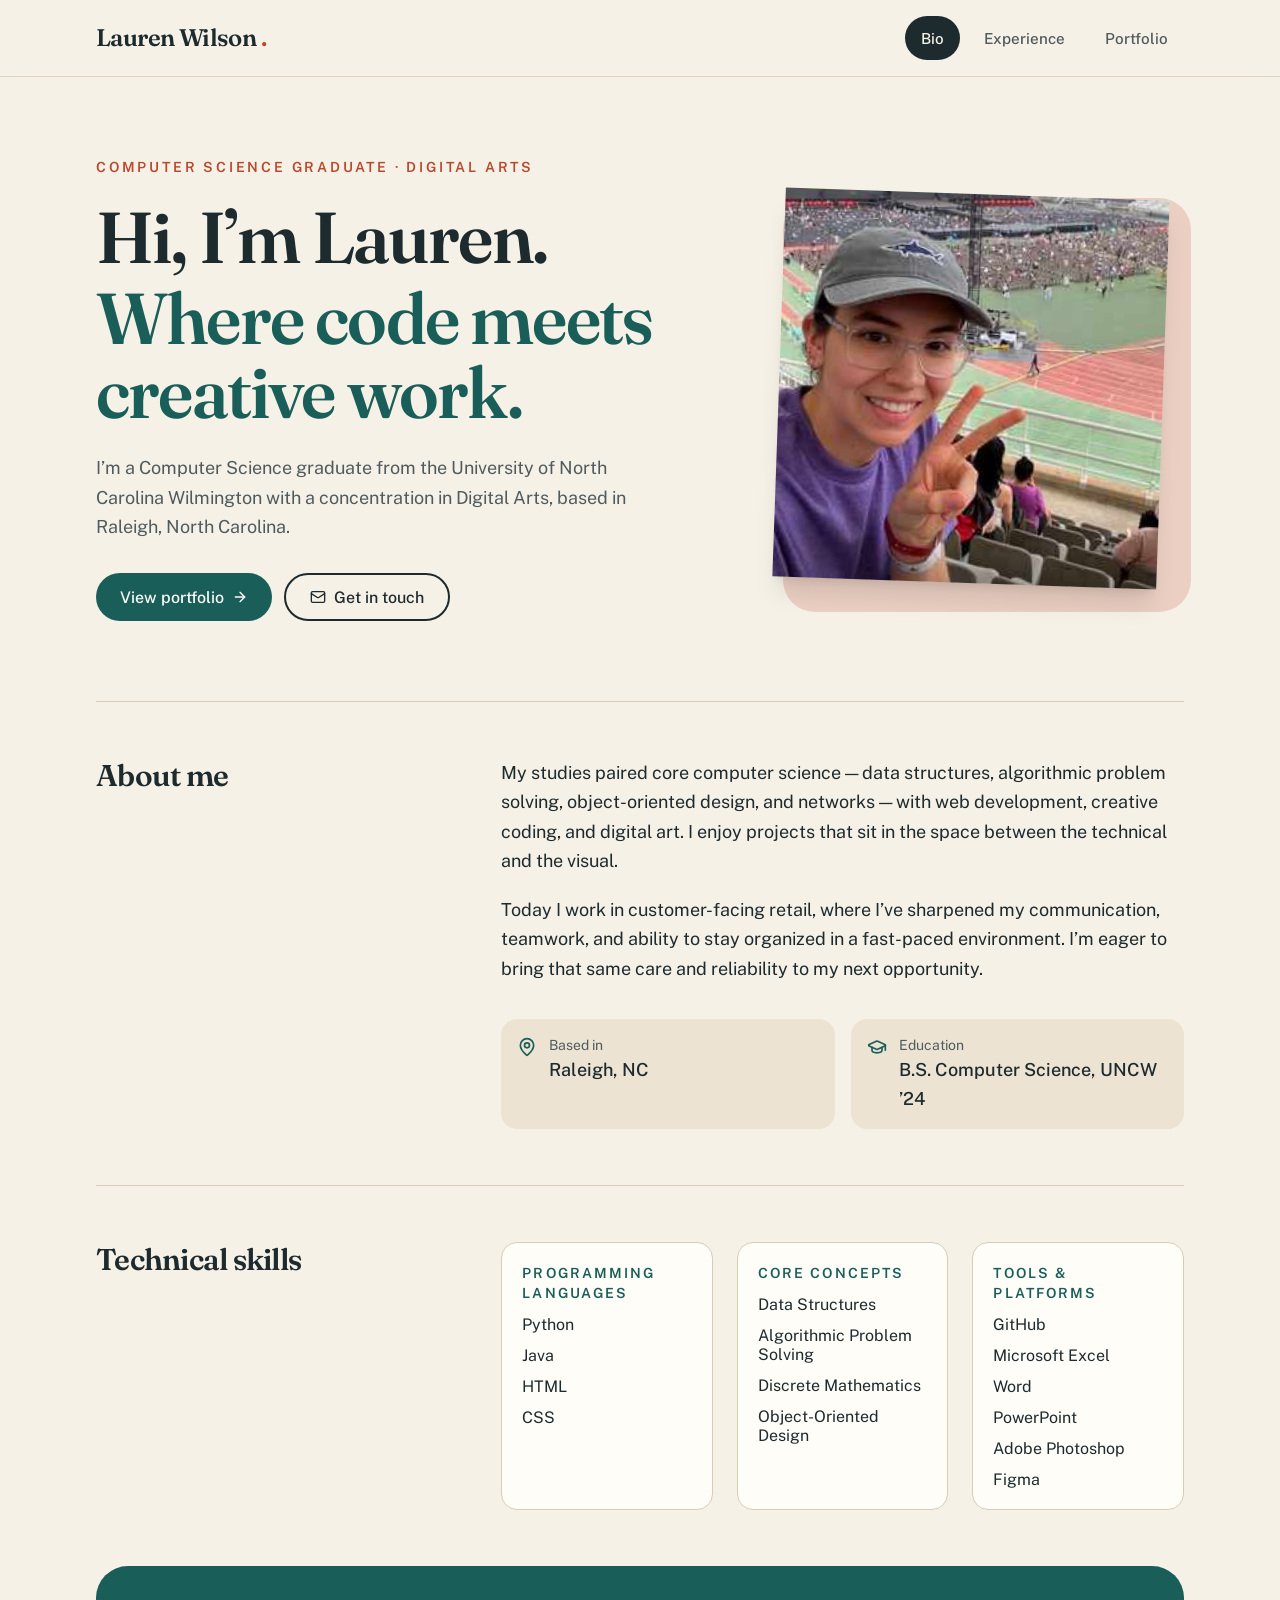
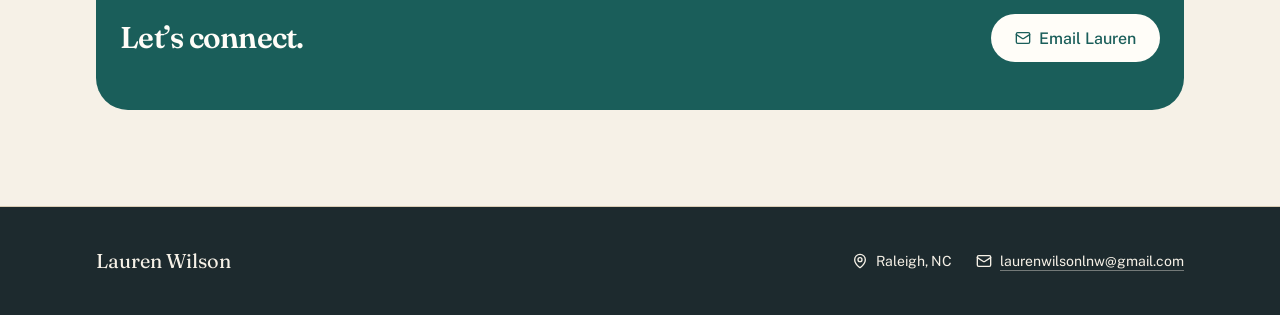
<file: index.html>
<html lang="en" style="">
  <head>
    <meta charset="utf-8">
    <meta property="og:image:width" content="1200">
    <meta property="og:image:height" content="630">
    <meta name="viewport" content="width=device-width, initial-scale=1">
    <link rel="preload" as="image" href="/img/lauren.jpeg">
    <link rel="stylesheet" href="https://fonts.googleapis.com/css2?family=Fraunces:opsz,wght@9..144,400;9..144,600&amp;family=Public+Sans:wght@400;500;600&amp;display=swap" data-precedence="default">
    <link rel="stylesheet" href="/assets/index-B3BmsTNa.css" data-precedence="default">
    <link rel="stylesheet" href="https://laurenwilsonlnw-blip.github.io/laurenwilsonlnw-resume.github.io/assets/index-B3BmsTNa.css" data-precedence="default">
    <meta name="description" content="Lauren Wilson is a Computer Science graduate from UNC Wilmington with a concentration in Digital Arts, based in Raleigh, NC.">
    <meta name="theme-color" content="#f6f1e7">
    <meta property="og:title" content="Lauren Wilson — Résumé &amp; Portfolio">
    <meta property="og:description" content="Lauren Wilson is a Computer Science graduate from UNC Wilmington with a concentration in Digital Arts, based in Raleigh, NC.">
    <meta property="og:type" content="website">
    <meta name="twitter:card" content="summary_large_image">
    <link rel="modulepreload" href="/assets/index-8iUatAJL.js">
    <link rel="preconnect" href="https://fonts.googleapis.com">
    <link rel="preconnect" href="https://fonts.gstatic.com" crossorigin="anonymous">
    <link rel="modulepreload" as="script" crossorigin="" href="/assets/experience-CYLCXYVE.js">
    <link rel="modulepreload" as="script" crossorigin="" href="/assets/PageHeading-WVvQn5Es.js">
    <link rel="modulepreload" as="script" crossorigin="" href="/assets/portfolio-CBgNnJ46.js">
    <title>Bio — Lauren Wilson</title>
    <link rel="modulepreload" href="/assets/index-6BKXORQe.js">
  </head>
  <body class="flex min-h-screen flex-col" style="">
    <a href="#main" class="sr-only focus:not-sr-only focus:fixed focus:left-4 focus:top-4 focus:z-50 focus:rounded-full focus:bg-foreground focus:px-5 focus:py-3 focus:text-background" style="">Skip to main content</a>
    <header class="border-b border-border/80 bg-background/90 backdrop-blur supports-[backdrop-filter]:bg-background/75 sticky top-0 z-20" id="__FPSC_ID_1_1790852774213" style="">
      <div class="mx-auto flex max-w-6xl flex-col gap-3 px-5 py-4 sm:flex-row sm:items-center sm:justify-between sm:px-8">
        <a class="font-display text-2xl font-semibold tracking-tight active" href="./" data-status="active" aria-current="page">Lauren Wilson <span class="text-accent" aria-hidden="true">.</span>
        </a>
        <nav aria-label="Main">
          <ul class="flex gap-1 sm:gap-2">
            <li>
              <a class="inline-flex min-h-11 items-center rounded-full px-4 text-[0.95rem] font-medium text-muted-foreground transition-colors hover:bg-secondary hover:text-foreground bg-foreground! text-background!" href="./" aria-current="page" data-status="active">Bio</a>
            </li>
            <li>
              <a class="inline-flex min-h-11 items-center rounded-full px-4 text-[0.95rem] font-medium text-muted-foreground transition-colors hover:bg-secondary hover:text-foreground" href="./experience.html">Experience</a>
            </li>
            <li>
              <a class="inline-flex min-h-11 items-center rounded-full px-4 text-[0.95rem] font-medium text-muted-foreground transition-colors hover:bg-secondary hover:text-foreground" href="./portfolio.html">Portfolio</a>
            </li>
          </ul>
        </nav>
      </div>
    </header>
    <main id="main" tabindex="-1" class="flex-1 focus:outline-none">
      <!--$-->
      <!--/$-->
      <div class="mx-auto max-w-6xl px-5 sm:px-8">
        <section aria-labelledby="intro-heading" class="grid items-center gap-10 py-14 sm:py-20 md:grid-cols-[1.4fr_1fr] md:gap-16">
          <div class="space-y-6">
            <p class="text-sm font-semibold uppercase tracking-[0.2em] text-accent">Computer Science graduate · Digital Arts</p>
            <h1 id="intro-heading" class="font-display text-5xl font-semibold leading-[1.02] tracking-tight sm:text-7xl">Hi, I’m Lauren. <span class="mt-2 block text-primary">Where code meets creative work.</span>
            </h1>
            <p class="max-w-xl text-lg leading-relaxed text-muted-foreground">I’m a Computer Science graduate from the University of North Carolina Wilmington with a concentration in Digital Arts, based in Raleigh, North Carolina.</p>
            <div class="flex flex-wrap gap-3 pt-2">
              <a class="inline-flex min-h-12 items-center gap-2 rounded-full bg-primary px-6 font-medium text-primary-foreground transition hover:bg-primary/90" href="./portfolio.html">View portfolio <svg xmlns="http://www.w3.org/2000/svg" width="24" height="24" viewBox="0 0 24 24" fill="none" stroke="currentColor" stroke-width="2" stroke-linecap="round" stroke-linejoin="round" class="lucide lucide-arrow-right size-4" aria-hidden="true">
                  <path d="M5 12h14"></path>
                  <path d="m12 5 7 7-7 7"></path>
                </svg>
              </a>
              <a href="mailto:laurenwilsonlnw@gmail.com" class="inline-flex min-h-12 items-center gap-2 rounded-full border-2 border-foreground px-6 font-medium transition hover:bg-foreground hover:text-background">
                <svg xmlns="http://www.w3.org/2000/svg" width="24" height="24" viewBox="0 0 24 24" fill="none" stroke="currentColor" stroke-width="2" stroke-linecap="round" stroke-linejoin="round" class="lucide lucide-mail size-4" aria-hidden="true">
                  <path d="m22 7-8.991 5.727a2 2 0 0 1-2.009 0L2 7"></path>
                  <rect x="2" y="4" width="20" height="16" rx="2"></rect>
                </svg>Get in touch </a>
            </div>
          </div>
          <div class="relative mx-auto w-full max-w-sm">
            <div class="absolute -inset-3 translate-x-4 translate-y-4 rounded-[2rem] bg-accent/20" aria-hidden="true"></div>
            <div class="relative bg-white p-3 pb-8 shadow-xl shadow-foreground/15" style="transform: rotate(2deg);">
              <img alt="Lauren at a baseball stadium" class="block h-auto w-full object-cover" src="/img/lauren.jpeg">
            </div>
          </div>
        </section>
        <section aria-labelledby="about-heading" class="grid gap-8 border-t border-border py-14 md:grid-cols-[1fr_2fr] md:gap-16">
          <h2 id="about-heading" class="font-display text-3xl font-semibold tracking-tight">About me</h2>
          <div class="space-y-5 text-lg leading-relaxed">
            <p>My studies paired core computer science — data structures, algorithmic problem solving, object-oriented design, and networks — with web development, creative coding, and digital art. I enjoy projects that sit in the space between the technical and the visual.</p>
            <p>Today I work in customer-facing retail, where I’ve sharpened my communication, teamwork, and ability to stay organized in a fast-paced environment. I’m eager to bring that same care and reliability to my next opportunity.</p>
            <dl class="grid gap-4 pt-4 sm:grid-cols-2">
              <div class="flex items-start gap-3 rounded-xl bg-muted p-4">
                <span class="mt-0.5 text-primary" aria-hidden="true">
                  <svg xmlns="http://www.w3.org/2000/svg" width="24" height="24" viewBox="0 0 24 24" fill="none" stroke="currentColor" stroke-width="2" stroke-linecap="round" stroke-linejoin="round" class="lucide lucide-map-pin size-5" aria-hidden="true">
                    <path d="M20 10c0 4.993-5.539 10.193-7.399 11.799a1 1 0 0 1-1.202 0C9.539 20.193 4 14.993 4 10a8 8 0 0 1 16 0"></path>
                    <circle cx="12" cy="10" r="3"></circle>
                  </svg>
                </span>
                <div>
                  <dt class="text-sm text-muted-foreground">Based in</dt>
                  <dd class="font-medium">Raleigh, NC</dd>
                </div>
              </div>
              <div class="flex items-start gap-3 rounded-xl bg-muted p-4">
                <span class="mt-0.5 text-primary" aria-hidden="true">
                  <svg xmlns="http://www.w3.org/2000/svg" width="24" height="24" viewBox="0 0 24 24" fill="none" stroke="currentColor" stroke-width="2" stroke-linecap="round" stroke-linejoin="round" class="lucide lucide-graduation-cap size-5" aria-hidden="true">
                    <path d="M21.42 10.922a1 1 0 0 0-.019-1.838L12.83 5.18a2 2 0 0 0-1.66 0L2.6 9.08a1 1 0 0 0 0 1.832l8.57 3.908a2 2 0 0 0 1.66 0z"></path>
                    <path d="M22 10v6"></path>
                    <path d="M6 12.5V16a6 3 0 0 0 12 0v-3.5"></path>
                  </svg>
                </span>
                <div>
                  <dt class="text-sm text-muted-foreground">Education</dt>
                  <dd class="font-medium">B.S. Computer Science, UNCW ’24</dd>
                </div>
              </div>
            </dl>
          </div>
        </section>
        <section aria-labelledby="skills-heading" class="grid gap-8 border-t border-border py-14 md:grid-cols-[1fr_2fr] md:gap-16">
          <h2 id="skills-heading" class="font-display text-3xl font-semibold tracking-tight">Technical skills</h2>
          <div class="grid gap-6 sm:grid-cols-3">
            <div class="rounded-xl border border-border bg-card p-5">
              <h3 class="mb-3 text-sm font-semibold uppercase tracking-[0.15em] text-primary">Programming Languages</h3>
              <ul class="space-y-3">
                <li>Python</li>
                <li>Java</li>
                <li>HTML</li>
                <li>CSS</li>
              </ul>
            </div>
            <div class="rounded-xl border border-border bg-card p-5">
              <h3 class="mb-3 text-sm font-semibold uppercase tracking-[0.15em] text-primary">Core Concepts</h3>
              <ul class="space-y-3">
                <li>Data Structures</li>
                <li>Algorithmic Problem Solving</li>
                <li>Discrete Mathematics</li>
                <li>Object-Oriented Design</li>
              </ul>
            </div>
            <div class="rounded-xl border border-border bg-card p-5">
              <h3 class="mb-3 text-sm font-semibold uppercase tracking-[0.15em] text-primary">Tools &amp; Platforms</h3>
              <ul class="space-y-3">
                <li>GitHub</li>
                <li>Microsoft Excel</li>
                <li>Word</li>
                <li>PowerPoint</li>
                <li>Adobe Photoshop</li>
                <li>Figma</li>
              </ul>
            </div>
          </div>
        </section>
        <section aria-labelledby="contact-heading" class="rounded-[2rem] bg-primary px-6 py-12 text-primary-foreground sm:px-12">
          <div class="flex flex-col gap-6 md:flex-row md:items-center md:justify-between">
            <div class="max-w-xl space-y-3">
              <h2 id="contact-heading" class="font-display text-3xl font-semibold tracking-tight sm:text-4xl">Let’s connect.</h2>
              <!-- <p class="leading-relaxed text-primary-foreground/85">
                <span class="font-semibold">Availability:</span> Open to part-time shifts, including evenings, weekends, and holidays.
              </p> -->
            </div>
            <a href="mailto:laurenwilsonlnw@gmail.com" class="inline-flex min-h-12 items-center gap-2 self-start rounded-full bg-primary-foreground px-6 font-medium text-primary transition hover:bg-secondary md:self-auto">
              <svg xmlns="http://www.w3.org/2000/svg" width="24" height="24" viewBox="0 0 24 24" fill="none" stroke="currentColor" stroke-width="2" stroke-linecap="round" stroke-linejoin="round" class="lucide lucide-mail size-4" aria-hidden="true">
                <path d="m22 7-8.991 5.727a2 2 0 0 1-2.009 0L2 7"></path>
                <rect x="2" y="4" width="20" height="16" rx="2"></rect>
              </svg>Email Lauren </a>
          </div>
        </section>
      </div>
    </main>
    <footer class="mt-24 border-t border-border bg-foreground text-background">
      <div class="mx-auto flex max-w-6xl flex-col gap-6 px-5 py-10 sm:flex-row sm:items-center sm:justify-between sm:px-8">
        <p class="font-display text-xl">Lauren Wilson</p>
        <ul class="flex flex-col gap-3 text-sm sm:flex-row sm:gap-6">
          <li class="flex items-center gap-2">
            <svg xmlns="http://www.w3.org/2000/svg" width="24" height="24" viewBox="0 0 24 24" fill="none" stroke="currentColor" stroke-width="2" stroke-linecap="round" stroke-linejoin="round" class="lucide lucide-map-pin size-4" aria-hidden="true">
              <path d="M20 10c0 4.993-5.539 10.193-7.399 11.799a1 1 0 0 1-1.202 0C9.539 20.193 4 14.993 4 10a8 8 0 0 1 16 0"></path>
              <circle cx="12" cy="10" r="3"></circle>
            </svg>Raleigh, NC
          </li>
          <li>
            <a href="mailto:laurenwilsonlnw@gmail.com" class="flex items-center gap-2 underline decoration-background/40 underline-offset-4 hover:decoration-background">
              <svg xmlns="http://www.w3.org/2000/svg" width="24" height="24" viewBox="0 0 24 24" fill="none" stroke="currentColor" stroke-width="2" stroke-linecap="round" stroke-linejoin="round" class="lucide lucide-mail size-4" aria-hidden="true">
                <path d="m22 7-8.991 5.727a2 2 0 0 1-2.009 0L2 7"></path>
                <rect x="2" y="4" width="20" height="16" rx="2"></rect>
              </svg>laurenwilsonlnw@gmail.com </a>
          </li>
        </ul>
      </div>
    </footer>
    <!-- <script type="module" async="" src="/assets/index-8iUatAJL.js"></script> -->
  </body>
</html>
</file>
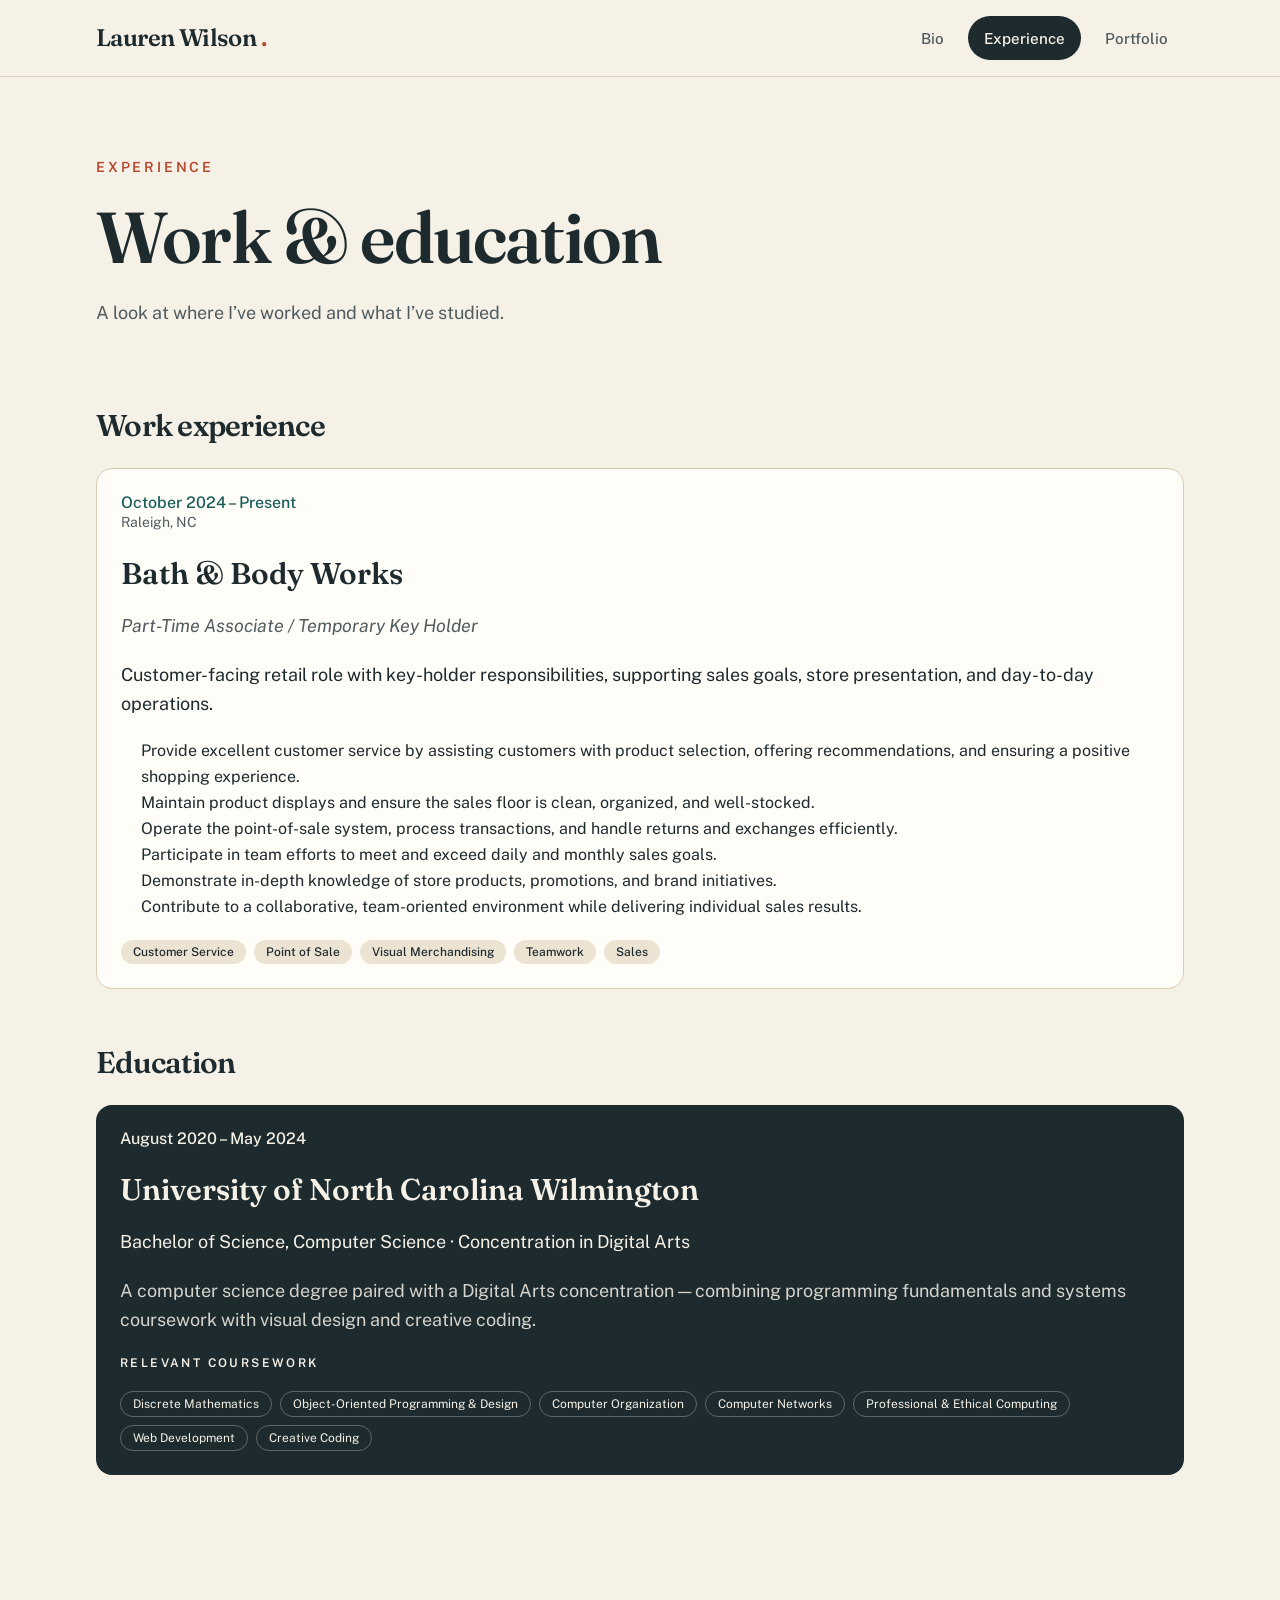
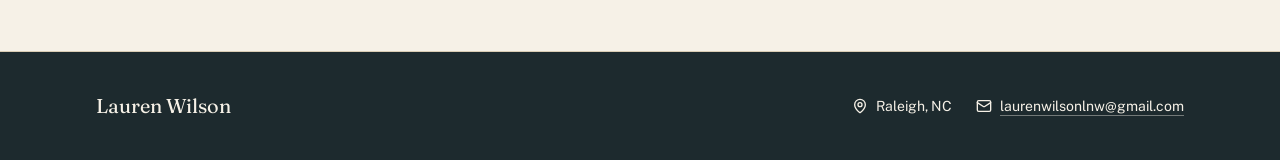
<file: experience.html>
<!-- comment -->
<!doctype html>
<html lang="en">
  <head>
    <meta charset="utf-8">
    <meta property="og:image:width" content="1200">
    <meta property="og:image:height" content="630">
    <meta name="viewport" content="width=device-width, initial-scale=1">
    <link rel="preload" as="image" href="/img/headshot-placeholder.svg">
    <link rel="stylesheet" href="https://fonts.googleapis.com/css2?family=Fraunces:opsz,wght@9..144,400;9..144,600&amp;family=Public+Sans:wght@400;500;600&amp;display=swap" data-precedence="default">
    <link rel="stylesheet" href="/assets/index-B3BmsTNa.css" data-precedence="default">
    <link rel="stylesheet" href="https://laurenwilsonlnw-blip.github.io/laurenwilsonlnw-resume.github.io/assets/index-B3BmsTNa.css" data-precedence="default">
    <meta name="description" content="Lauren Wilson is a Computer Science graduate from UNC Wilmington with a concentration in Digital Arts, based in Raleigh, NC.">
    <meta name="theme-color" content="#f6f1e7">
    <meta property="og:title" content="Lauren Wilson — Résumé &amp; Portfolio">
    <meta property="og:description" content="Lauren Wilson is a Computer Science graduate from UNC Wilmington with a concentration in Digital Arts, based in Raleigh, NC.">
    <meta property="og:type" content="website">
    <meta name="twitter:card" content="summary_large_image">
    <link rel="modulepreload" href="/assets/index-8iUatAJL.js">
    <link rel="preconnect" href="https://fonts.googleapis.com">
    <link rel="preconnect" href="https://fonts.gstatic.com" crossorigin="anonymous">
    <link rel="modulepreload" as="script" crossorigin="" href="/assets/experience-CYLCXYVE.js">
    <link rel="modulepreload" as="script" crossorigin="" href="/assets/PageHeading-WVvQn5Es.js">
    <link rel="modulepreload" as="script" crossorigin="" href="/assets/portfolio-CBgNnJ46.js">
    <title>Experience — Lauren Wilson</title>
    <link rel="modulepreload" href="/assets/index-6BKXORQe.js">
  </head>
  <body class="flex min-h-screen flex-col"><a href="#main" class="sr-only focus:not-sr-only focus:fixed focus:left-4 focus:top-4 focus:z-50 focus:rounded-full focus:bg-foreground focus:px-5 focus:py-3 focus:text-background">Skip to main content</a>
    <header class="border-b border-border/80 bg-background/90 backdrop-blur supports-[backdrop-filter]:bg-background/75 sticky top-0 z-20">
      <div class="mx-auto flex max-w-6xl flex-col gap-3 px-5 py-4 sm:flex-row sm:items-center sm:justify-between sm:px-8"><a class="font-display text-2xl font-semibold tracking-tight" href="./">Lauren Wilson <span class="text-accent" aria-hidden="true">.</span></a>
        <nav aria-label="Main">
          <ul class="flex gap-1 sm:gap-2">
            <li><a class="inline-flex min-h-11 items-center rounded-full px-4 text-[0.95rem] font-medium text-muted-foreground hover:bg-secondary hover:text-foreground transition-colors" href="./">Bio</a></li>
            <li><a class="inline-flex min-h-11 items-center rounded-full px-4 text-[0.95rem] font-medium bg-foreground! text-background! transition-colors" href="./experience.html" aria-current="page">Experience</a></li>
            <li><a class="inline-flex min-h-11 items-center rounded-full px-4 text-[0.95rem] font-medium text-muted-foreground hover:bg-secondary hover:text-foreground transition-colors" href="./portfolio.html">Portfolio</a></li>
          </ul>
        </nav>
      </div>
    </header>
    <main id="main" tabindex="-1" class="flex-1 focus:outline-none">
      <div class="mx-auto max-w-6xl px-5 sm:px-8">
        <section class="py-14 sm:py-20">
          <div class="space-y-6">
          <p class="text-sm font-semibold uppercase tracking-[0.2em] text-accent">Experience</p>
          <h1 class="mt-4 font-display text-5xl font-semibold leading-[1.02] tracking-tight sm:text-7xl">Work &amp; education</h1>
          <p class="max-w-2xl text-lg leading-relaxed text-muted-foreground">A look at where I’ve worked and what I’ve studied.</p>
          </div>
        </section>
        <section class="pb-14 sm:pb-20">
          <div class="space-y-6">
          <h2 class=" font-display text-3xl font-semibold tracking-tight">Work experience</h2>
          <article class="rounded-2xl border border-border bg-card p-6 sm:p-7">
            <div class="grid gap-6 md:grid-cols-[10rem_1fr]">
              <div>
                <p class="font-medium text-primary">October 2024 – Present</p>
                <p class="mt-1 text-sm text-muted-foreground">Raleigh, NC</p>
              </div>
              <div class="space-y-5">
                <h3 class="font-display text-3xl font-semibold">Bath &amp; Body Works</h3>
                <p class="text-lg italic text-muted-foreground">Part-Time Associate / Temporary Key Holder</p>
                <p class="text-lg leading-relaxed">Customer-facing retail role with key-holder responsibilities, supporting sales goals, store presentation, and day-to-day operations.</p>
                <ul class="space-y-2 leading-relaxed">
                  <li class="flex gap-3"><span class="mt-2 size-2 shrink-0 rounded-full bg-accent"></span><span>Provide excellent customer service by assisting customers with product selection, offering recommendations, and ensuring a positive shopping experience.</span></li>
                  <li class="flex gap-3"><span class="mt-2 size-2 shrink-0 rounded-full bg-accent"></span><span>Maintain product displays and ensure the sales floor is clean, organized, and well-stocked.</span></li>
                  <li class="flex gap-3"><span class="mt-2 size-2 shrink-0 rounded-full bg-accent"></span><span>Operate the point-of-sale system, process transactions, and handle returns and exchanges efficiently.</span></li>
                  <li class="flex gap-3"><span class="mt-2 size-2 shrink-0 rounded-full bg-accent"></span><span>Participate in team efforts to meet and exceed daily and monthly sales goals.</span></li>
                  <li class="flex gap-3"><span class="mt-2 size-2 shrink-0 rounded-full bg-accent"></span><span>Demonstrate in-depth knowledge of store products, promotions, and brand initiatives.</span></li>
                  <li class="flex gap-3"><span class="mt-2 size-2 shrink-0 rounded-full bg-accent"></span><span>Contribute to a collaborative, team-oriented environment while delivering individual sales results.</span></li>
                </ul>
                <div class="flex flex-wrap gap-2"><span class="rounded-full bg-muted px-3 py-1 text-xs font-medium">Customer Service</span><span class="rounded-full bg-muted px-3 py-1 text-xs font-medium">Point of Sale</span><span class="rounded-full bg-muted px-3 py-1 text-xs font-medium">Visual Merchandising</span><span class="rounded-full bg-muted px-3 py-1 text-xs font-medium">Teamwork</span><span class="rounded-full bg-muted px-3 py-1 text-xs font-medium">Sales</span></div>
              </div>
            </div>
          </article>
          </div>
        </section>
        <section class="pb-20">
          <div class="space-y-6">
          <h2 class="font-display text-3xl font-semibold tracking-tight">Education</h2>
          <article class="rounded-2xl bg-foreground p-6 text-background sm:p-7">
            <div class="grid gap-6 md:grid-cols-[10rem_1fr]">
              <div>
                <p class="font-medium">August 2020 – May 2024</p>
              </div>
              <div class="space-y-5">
                <h3 class="font-display text-3xl font-semibold">University of North Carolina Wilmington</h3>
                <p class="text-lg text-background/75">Bachelor of Science, Computer Science · Concentration in Digital Arts</p>
                <p class="text-lg leading-relaxed text-background/85">A computer science degree paired with a Digital Arts concentration — combining programming fundamentals and systems coursework with visual design and creative coding.</p>
                <p class="text-xs font-semibold uppercase tracking-[0.2em] text-background/70">Relevant coursework</p>
                <div class="flex flex-wrap gap-2"><span class="rounded-full border border-background/30 px-3 py-1 text-xs">Discrete Mathematics</span><span class="rounded-full border border-background/30 px-3 py-1 text-xs">Object-Oriented Programming & Design</span><span class="rounded-full border border-background/30 px-3 py-1 text-xs">Computer Organization</span><span class="rounded-full border border-background/30 px-3 py-1 text-xs">Computer Networks</span><span class="rounded-full border border-background/30 px-3 py-1 text-xs">Professional & Ethical Computing</span><span class="rounded-full border border-background/30 px-3 py-1 text-xs">Web Development</span><span class="rounded-full border border-background/30 px-3 py-1 text-xs">Creative Coding</span></div>
              </div>
            </div>
          </article>
          </div>
        </section>
      </div>
    </main>
    <footer class="mt-24 border-t border-border bg-foreground text-background">
      <div class="mx-auto flex max-w-6xl flex-col gap-6 px-5 py-10 sm:flex-row sm:items-center sm:justify-between sm:px-8">
        <p class="font-display text-xl">Lauren Wilson</p>
        <ul class="flex flex-col gap-3 text-sm sm:flex-row sm:gap-6">
          <li class="flex items-center gap-2"><svg xmlns="http://www.w3.org/2000/svg" width="24" height="24" viewBox="0 0 24 24" fill="none" stroke="currentColor" stroke-width="2" stroke-linecap="round" stroke-linejoin="round" class="lucide lucide-map-pin size-4" aria-hidden="true">
              <path d="M20 10c0 4.993-5.539 10.193-7.399 11.799a1 1 0 0 1-1.202 0C9.539 20.193 4 14.993 4 10a8 8 0 0 1 16 0"></path>
              <circle cx="12" cy="10" r="3"></circle>
            </svg> Raleigh, NC </li>
          <li><a href="mailto:laurenwilsonlnw@gmail.com" class="flex items-center gap-2 underline decoration-background/40 underline-offset-4 hover:decoration-background"><svg xmlns="http://www.w3.org/2000/svg" width="24" height="24" viewBox="0 0 24 24" fill="none" stroke="currentColor" stroke-width="2" stroke-linecap="round" stroke-linejoin="round" class="lucide lucide-mail size-4" aria-hidden="true">
                <path d="m22 7-8.991 5.727a2 2 0 0 1-2.009 0L2 7"></path>
                <rect x="2" y="4" width="20" height="16" rx="2"></rect>
              </svg> laurenwilsonlnw@gmail.com </a></li>
        </ul>
      </div>
    </footer>
  </body>
</html>
</file>
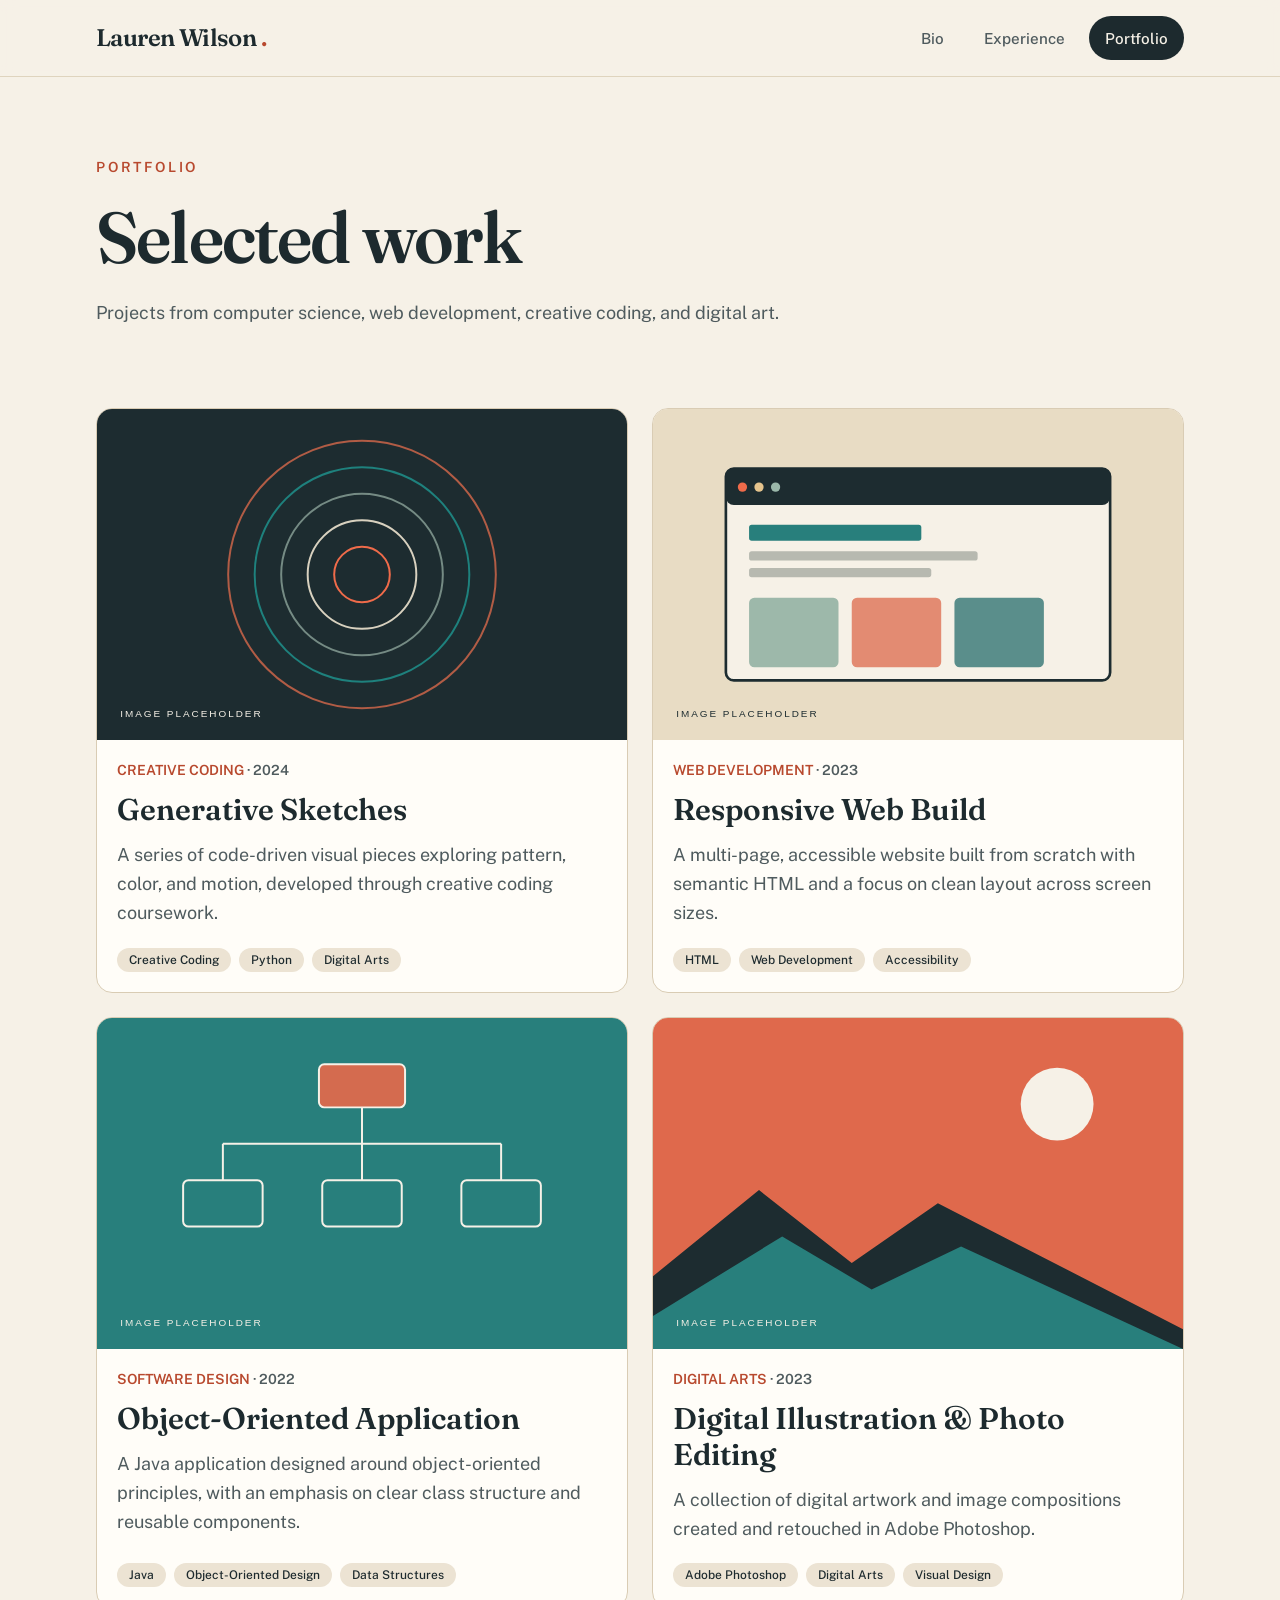
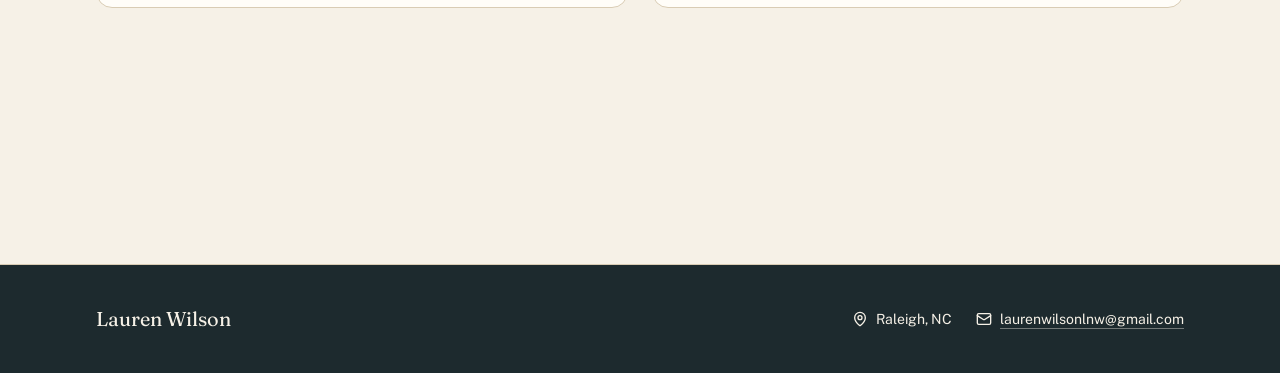
<file: portfolio.html>
<!-- comment -->
<!doctype html>
<html lang="en">
  <head>
    <meta charset="utf-8">
    <meta property="og:image:width" content="1200">
    <meta property="og:image:height" content="630">
    <meta name="viewport" content="width=device-width, initial-scale=1">
    <link rel="preload" as="image" href="/img/headshot-placeholder.svg">
    <link rel="stylesheet" href="https://fonts.googleapis.com/css2?family=Fraunces:opsz,wght@9..144,400;9..144,600&amp;family=Public+Sans:wght@400;500;600&amp;display=swap" data-precedence="default">
    <link rel="stylesheet" href="/assets/index-B3BmsTNa.css" data-precedence="default">
    <link rel="stylesheet" href="https://laurenwilsonlnw-blip.github.io/laurenwilsonlnw-resume.github.io/assets/index-B3BmsTNa.css" data-precedence="default">
    <meta name="description" content="Lauren Wilson is a Computer Science graduate from UNC Wilmington with a concentration in Digital Arts, based in Raleigh, NC.">
    <meta name="theme-color" content="#f6f1e7">
    <meta property="og:title" content="Lauren Wilson — Résumé &amp; Portfolio">
    <meta property="og:description" content="Lauren Wilson is a Computer Science graduate from UNC Wilmington with a concentration in Digital Arts, based in Raleigh, NC.">
    <meta property="og:type" content="website">
    <meta name="twitter:card" content="summary_large_image">
    <link rel="modulepreload" href="/assets/index-8iUatAJL.js">
    <link rel="preconnect" href="https://fonts.googleapis.com">
    <link rel="preconnect" href="https://fonts.gstatic.com" crossorigin="anonymous">
    <link rel="modulepreload" as="script" crossorigin="" href="/assets/experience-CYLCXYVE.js">
    <link rel="modulepreload" as="script" crossorigin="" href="/assets/PageHeading-WVvQn5Es.js">
    <link rel="modulepreload" as="script" crossorigin="" href="/assets/portfolio-CBgNnJ46.js">
    <title>Portfolio — Lauren Wilson</title>
    <link rel="modulepreload" href="/assets/index-6BKXORQe.js">
  </head>
  <body class="flex min-h-screen flex-col"><a href="#main" class="sr-only focus:not-sr-only focus:fixed focus:left-4 focus:top-4 focus:z-50 focus:rounded-full focus:bg-foreground focus:px-5 focus:py-3 focus:text-background">Skip to main content</a>
    <header class="border-b border-border/80 bg-background/90 backdrop-blur supports-[backdrop-filter]:bg-background/75 sticky top-0 z-20">
      <div class="mx-auto flex max-w-6xl flex-col gap-3 px-5 py-4 sm:flex-row sm:items-center sm:justify-between sm:px-8"><a class="font-display text-2xl font-semibold tracking-tight" href="./">Lauren Wilson <span class="text-accent" aria-hidden="true">.</span></a>
        <nav aria-label="Main">
          <ul class="flex gap-1 sm:gap-2">
            <li><a class="inline-flex min-h-11 items-center rounded-full px-4 text-[0.95rem] font-medium text-muted-foreground hover:bg-secondary hover:text-foreground transition-colors" href="./">Bio</a></li>
            <li><a class="inline-flex min-h-11 items-center rounded-full px-4 text-[0.95rem] font-medium text-muted-foreground hover:bg-secondary hover:text-foreground transition-colors" href="./experience.html">Experience</a></li>
            <li><a class="inline-flex min-h-11 items-center rounded-full px-4 text-[0.95rem] font-medium bg-foreground! text-background! transition-colors" href="./portfolio.html" aria-current="page">Portfolio</a></li>
          </ul>
        </nav>
      </div>
    </header>
    <main id="main" tabindex="-1" class="flex-1 focus:outline-none">
      <div class="mx-auto max-w-6xl px-5 sm:px-8">
        <section class="py-14 sm:py-20">
          <div class="space-y-6">
          <p class="text-sm font-semibold uppercase tracking-[0.2em] text-accent">Portfolio</p>
          <h1 class="font-display text-5xl font-semibold leading-[1.02] tracking-tight sm:text-7xl">Selected work</h1>
          <p class="max-w-3xl text-lg leading-relaxed text-muted-foreground">Projects from computer science, web development, creative coding, and digital art.</p>
          </div>
          <div class="mt-10 grid gap-6 sm:grid-cols-2 py-14 sm:py-20">
            <article class="flex h-full flex-col overflow-hidden rounded-2xl border border-border bg-card">
              <div class="aspect-[8/5] overflow-hidden"><img src="./img/generative-sketches.svg" alt="Generative Sketches project placeholder" class="h-full w-full object-cover"></div>
              <div class="flex flex-1 flex-col space-y-3 p-5 sm:p-6">
                <p class="text-sm font-semibold uppercase tracking-[0.18em] text-accent">Creative Coding <span class="text-muted-foreground">· 2024</span></p>
                <h2 class="font-display text-3xl font-semibold">Generative Sketches</h2>
                <p class="text-lg leading-relaxed text-muted-foreground">A series of code-driven visual pieces exploring pattern, color, and motion, developed through creative coding coursework.</p>
                <div class="mt-auto flex flex-wrap gap-2 pt-2"><span class="rounded-full bg-muted px-3 py-1 text-xs font-medium">Creative Coding</span><span class="rounded-full bg-muted px-3 py-1 text-xs font-medium">Python</span><span class="rounded-full bg-muted px-3 py-1 text-xs font-medium">Digital Arts</span></div>
              </div>
            </article>
            <article class="flex h-full flex-col overflow-hidden rounded-2xl border border-border bg-card">
              <div class="aspect-[8/5] overflow-hidden"><img src="./img/responsive-web-build.svg" alt="Responsive Web Build project placeholder" class="h-full w-full object-cover"></div>
              <div class="flex flex-1 flex-col space-y-3 p-5 sm:p-6">
                <p class="text-sm font-semibold uppercase tracking-[0.18em] text-accent">Web Development <span class="text-muted-foreground">· 2023</span></p>
                <h2 class="font-display text-3xl font-semibold">Responsive Web Build</h2>
                <p class="text-lg leading-relaxed text-muted-foreground">A multi-page, accessible website built from scratch with semantic HTML and a focus on clean layout across screen sizes.</p>
                <div class="mt-auto flex flex-wrap gap-2 pt-2"><span class="rounded-full bg-muted px-3 py-1 text-xs font-medium">HTML</span><span class="rounded-full bg-muted px-3 py-1 text-xs font-medium">Web Development</span><span class="rounded-full bg-muted px-3 py-1 text-xs font-medium">Accessibility</span></div>
              </div>
            </article>
            <article class="flex h-full flex-col overflow-hidden rounded-2xl border border-border bg-card">
              <div class="aspect-[8/5] overflow-hidden"><img src="./img/object-oriented-application.svg" alt="Object-Oriented Application project placeholder" class="h-full w-full object-cover"></div>
              <div class="flex flex-1 flex-col space-y-3 p-5 sm:p-6">
                <p class="text-sm font-semibold uppercase tracking-[0.18em] text-accent">Software Design <span class="text-muted-foreground">· 2022</span></p>
                <h2 class="font-display text-3xl font-semibold">Object-Oriented Application</h2>
                <p class="text-lg leading-relaxed text-muted-foreground">A Java application designed around object-oriented principles, with an emphasis on clear class structure and reusable components.</p>
                <div class="mt-auto flex flex-wrap gap-2 pt-2"><span class="rounded-full bg-muted px-3 py-1 text-xs font-medium">Java</span><span class="rounded-full bg-muted px-3 py-1 text-xs font-medium">Object-Oriented Design</span><span class="rounded-full bg-muted px-3 py-1 text-xs font-medium">Data Structures</span></div>
              </div>
            </article>
            <article class="flex h-full flex-col overflow-hidden rounded-2xl border border-border bg-card">
              <div class="aspect-[8/5] overflow-hidden"><img src="./img/digital-illustration.svg" alt="Digital Illustration & Photo Editing project placeholder" class="h-full w-full object-cover"></div>
              <div class="flex flex-1 flex-col space-y-3 p-5 sm:p-6">
                <p class="text-sm font-semibold uppercase tracking-[0.18em] text-accent">Digital Arts <span class="text-muted-foreground">· 2023</span></p>
                <h2 class="font-display text-3xl font-semibold">Digital Illustration & Photo Editing</h2>
                <p class="text-lg leading-relaxed text-muted-foreground">A collection of digital artwork and image compositions created and retouched in Adobe Photoshop.</p>
                <div class="mt-auto flex flex-wrap gap-2 pt-2"><span class="rounded-full bg-muted px-3 py-1 text-xs font-medium">Adobe Photoshop</span><span class="rounded-full bg-muted px-3 py-1 text-xs font-medium">Digital Arts</span><span class="rounded-full bg-muted px-3 py-1 text-xs font-medium">Visual Design</span></div>
              </div>
            </article>
          </div>
        </section>
      </div>
    </main>
    <footer class="mt-24 border-t border-border bg-foreground text-background">
      <div class="mx-auto flex max-w-6xl flex-col gap-6 px-5 py-10 sm:flex-row sm:items-center sm:justify-between sm:px-8">
        <p class="font-display text-xl">Lauren Wilson</p>
        <ul class="flex flex-col gap-3 text-sm sm:flex-row sm:gap-6">
          <li class="flex items-center gap-2"><svg xmlns="http://www.w3.org/2000/svg" width="24" height="24" viewBox="0 0 24 24" fill="none" stroke="currentColor" stroke-width="2" stroke-linecap="round" stroke-linejoin="round" class="lucide lucide-map-pin size-4" aria-hidden="true">
              <path d="M20 10c0 4.993-5.539 10.193-7.399 11.799a1 1 0 0 1-1.202 0C9.539 20.193 4 14.993 4 10a8 8 0 0 1 16 0"></path>
              <circle cx="12" cy="10" r="3"></circle>
            </svg> Raleigh, NC </li>
          <li><a href="mailto:laurenwilsonlnw@gmail.com" class="flex items-center gap-2 underline decoration-background/40 underline-offset-4 hover:decoration-background"><svg xmlns="http://www.w3.org/2000/svg" width="24" height="24" viewBox="0 0 24 24" fill="none" stroke="currentColor" stroke-width="2" stroke-linecap="round" stroke-linejoin="round" class="lucide lucide-mail size-4" aria-hidden="true">
                <path d="m22 7-8.991 5.727a2 2 0 0 1-2.009 0L2 7"></path>
                <rect x="2" y="4" width="20" height="16" rx="2"></rect>
              </svg> laurenwilsonlnw@gmail.com </a></li>
        </ul>
      </div>
    </footer>
  </body>
</html>
</file>
<file: assets/index-B3BmsTNa.css>
@layer properties {
    @supports (((-webkit-hyphens: none)) and (not (margin-trim:inline))) or ((-moz-orient:inline) and (not (color:rgb(from red r g b)))) {
        *,:before,:after,::backdrop {
            --tw-translate-x:0;
            --tw-translate-y: 0;
            --tw-translate-z: 0;
            --tw-rotate-x: initial;
            --tw-rotate-y: initial;
            --tw-rotate-z: initial;
            --tw-skew-x: initial;
            --tw-skew-y: initial;
            --tw-space-y-reverse: 0;
            --tw-border-style: solid;
            --tw-leading: initial;
            --tw-font-weight: initial;
            --tw-tracking: initial;
            --tw-shadow: 0 0 #0000;
            --tw-shadow-color: initial;
            --tw-shadow-alpha: 100%;
            --tw-inset-shadow: 0 0 #0000;
            --tw-inset-shadow-color: initial;
            --tw-inset-shadow-alpha: 100%;
            --tw-ring-color: initial;
            --tw-ring-shadow: 0 0 #0000;
            --tw-inset-ring-color: initial;
            --tw-inset-ring-shadow: 0 0 #0000;
            --tw-ring-inset: initial;
            --tw-ring-offset-width: 0px;
            --tw-ring-offset-color: #fff;
            --tw-ring-offset-shadow: 0 0 #0000;
            --tw-outline-style: solid;
            --tw-blur: initial;
            --tw-brightness: initial;
            --tw-contrast: initial;
            --tw-grayscale: initial;
            --tw-hue-rotate: initial;
            --tw-invert: initial;
            --tw-opacity: initial;
            --tw-saturate: initial;
            --tw-sepia: initial;
            --tw-drop-shadow: initial;
            --tw-drop-shadow-color: initial;
            --tw-drop-shadow-alpha: 100%;
            --tw-drop-shadow-size: initial;
            --tw-backdrop-blur: initial;
            --tw-backdrop-brightness: initial;
            --tw-backdrop-contrast: initial;
            --tw-backdrop-grayscale: initial;
            --tw-backdrop-hue-rotate: initial;
            --tw-backdrop-invert: initial;
            --tw-backdrop-opacity: initial;
            --tw-backdrop-saturate: initial;
            --tw-backdrop-sepia: initial
        }
    }
}

@layer theme {
    :root,:host {
        --font-mono: ui-monospace, SFMono-Regular, Menlo, Monaco, Consolas, "Liberation Mono", "Courier New", monospace;
        --color-blue-600: oklch(54.6% .245 262.881);
        --color-gray-600: oklch(44.6% .03 256.802);
        --color-white: #fff;
        --spacing: .25rem;
        --container-sm: 24rem;
        --container-xl: 36rem;
        --container-3xl: 48rem;
        --container-6xl: 72rem;
        --text-xs: .75rem;
        --text-xs--line-height: calc(1 / .75);
        --text-sm: .875rem;
        --text-sm--line-height: calc(1.25 / .875);
        --text-lg: 1.125rem;
        --text-lg--line-height: calc(1.75 / 1.125);
        --text-xl: 1.25rem;
        --text-xl--line-height: calc(1.75 / 1.25);
        --text-2xl: 1.5rem;
        --text-2xl--line-height: calc(2 / 1.5);
        --text-3xl: 1.875rem;
        --text-3xl--line-height: 1.2 ;
        --text-4xl: 2.25rem;
        --text-4xl--line-height: calc(2.5 / 2.25);
        --text-5xl: 3rem;
        --text-5xl--line-height: 1;
        --text-6xl: 3.75rem;
        --text-6xl--line-height: 1;
        --text-7xl: 4.5rem;
        --text-7xl--line-height: 1;
        --font-weight-medium: 500;
        --font-weight-semibold: 600;
        --font-weight-bold: 700;
        --tracking-tight: -.025em;
        --leading-relaxed: 1.625;
        --radius-2xl: 1rem;
        --default-transition-duration: .15s;
        --default-transition-timing-function: cubic-bezier(.4, 0, .2, 1);
        --default-font-family: "Public Sans", ui-sans-serif, system-ui, sans-serif;
        --default-mono-font-family: var(--font-mono)
    }
}

@layer base {
    *,:after,:before,::backdrop {
        box-sizing: border-box;
        border: 0 solid;
        margin: 0;
        padding: 0
    }

    ::file-selector-button {
        box-sizing: border-box;
        border: 0 solid;
        margin: 0;
        padding: 0
    }

    html,: host {
        -webkit-text-size-adjust:100%;
        tab-size: 4;
        line-height: 1.5;
        font-family: var(--default-font-family,ui-sans-serif, system-ui, sans-serif, "Apple Color Emoji", "Segoe UI Emoji", "Segoe UI Symbol", "Noto Color Emoji");
        font-feature-settings: var(--default-font-feature-settings,normal);
        font-variation-settings: var(--default-font-variation-settings,normal);
        -webkit-tap-highlight-color: transparent
    }

    hr {
        height: 0;
        color: inherit;
        border-top-width: 1px
    }

    abbr: where([title]) {
        -webkit-text-decoration:underline dotted;
        text-decoration: underline dotted
    }

    h1,h2,h3,h4,h5,h6 {
        font-size: inherit;
        font-weight: inherit
    }

    a {
        color: inherit;
        -webkit-text-decoration: inherit;
        text-decoration: inherit
    }

    b,strong {
        font-weight: bolder
    }

    code,kbd,samp,pre {
        font-family: var(--default-mono-font-family,ui-monospace, SFMono-Regular, Menlo, Monaco, Consolas, "Liberation Mono", "Courier New", monospace);
        font-feature-settings: var(--default-mono-font-feature-settings,normal);
        font-variation-settings: var(--default-mono-font-variation-settings,normal);
        font-size: 1em
    }

    small {
        font-size: 80%
    }

    sub,sup {
        vertical-align: baseline;
        font-size: 75%;
        line-height: 0;
        position: relative
    }

    sub {
        bottom: -.25em
    }

    sup {
        top: -.5em
    }

    table {
        text-indent: 0;
        border-color: inherit;
        border-collapse: collapse
    }

    :-moz-focusring {
        outline: auto
    }

    progress {
        vertical-align: baseline
    }

    summary {
        display: list-item
    }

    ol,ul,menu {
        list-style: none
    }

    img,svg,video,canvas,audio,iframe,embed,object {
        vertical-align: middle;
        display: block
    }

    img,video {
        max-width: 100%;
        height: auto
    }

    button,input,select,optgroup,textarea {
        font: inherit;
        font-feature-settings: inherit;
        font-variation-settings: inherit;
        letter-spacing: inherit;
        color: inherit;
        opacity: 1;
        background-color: #0000;
        border-radius: 0
    }

    ::file-selector-button {
        font: inherit;
        font-feature-settings: inherit;
        font-variation-settings: inherit;
        letter-spacing: inherit;
        color: inherit;
        opacity: 1;
        background-color: #0000;
        border-radius: 0
    }

    :where(select: is([multiple],[size])) optgroup {
        font-weight:bolder
    }

    :where(select: is([multiple],[size])) optgroup option {
        padding-inline-start:20px
    }

    ::file-selector-button {
        margin-inline-end:4px}

    ::placeholder {
        opacity: 1
    }

    @supports (not ((-webkit-appearance: -apple-pay-button))) or (contain-intrinsic-size:1px) {
        ::placeholder {
            color:currentColor
        }

        @supports (color: color-mix(in lab,red,red)) {
            ::placeholder {
                color:color-mix(in oklab,currentcolor 50%,transparent)
            }
        }
    }

    textarea {
        resize: vertical
    }

    ::-webkit-search-decoration {
        -webkit-appearance: none
    }

    ::-webkit-date-and-time-value {
        min-height: 1lh;
        text-align: inherit
    }

    ::-webkit-datetime-edit {
        display: inline-flex
    }

    ::-webkit-datetime-edit-fields-wrapper {
        padding: 0
    }

    ::-webkit-datetime-edit {
        padding-block:0}

    ::-webkit-datetime-edit-year-field {
        padding-block:0}

    ::-webkit-datetime-edit-month-field {
        padding-block:0}

    ::-webkit-datetime-edit-day-field {
        padding-block:0}

    ::-webkit-datetime-edit-hour-field {
        padding-block:0}

    ::-webkit-datetime-edit-minute-field {
        padding-block:0}

    ::-webkit-datetime-edit-second-field {
        padding-block:0}

    ::-webkit-datetime-edit-millisecond-field {
        padding-block:0}

    ::-webkit-datetime-edit-meridiem-field {
        padding-block:0}

    ::-webkit-calendar-picker-indicator {
        line-height: 1
    }

    :-moz-ui-invalid {
        box-shadow: none
    }

    button,input: where([type=button],[type=reset],[type=submit]) {
        appearance:button
    }

    ::file-selector-button {
        appearance: button
    }

    ::-webkit-inner-spin-button {
        height: auto
    }

    ::-webkit-outer-spin-button {
        height: auto
    }

    [hidden]: where(:not([hidden=until-found])) {
        display:none!important
    }

    * {
        border-color: var(--border)
    }

    html {
        scroll-behavior: smooth
    }

    body {
        margin: calc(var(--spacing) * 0);
        background-color: var(--background);
        color: var(--foreground);
        -webkit-font-smoothing: antialiased;
        -moz-osx-font-smoothing: grayscale;
        font-family: Public Sans,ui-sans-serif,system-ui,sans-serif
    }

    :focus-visible {
        outline: 3px solid var(--ring);
        outline-offset: 3px;
        border-radius: 4px
    }

    ::selection {
        background: var(--secondary)
    }
}

@layer components;@layer utilities {
    .\@container\/card-header {
        container: card-header/inline-size
    }

    .visible {
        visibility: visible
    }

    .sr-only {
        clip-path: inset(50%);
        white-space: nowrap;
        border-width: 0;
        width: 1px;
        height: 1px;
        margin: -1px;
        padding: 0;
        position: absolute;
        overflow: hidden
    }

    .absolute {
        position: absolute
    }

    .relative {
        position: relative
    }

    .static {
        position: static
    }

    .sticky {
        position: sticky
    }

    .-inset-3 {
        inset: calc(var(--spacing) * -3)
    }

    .start {
        inset-inline-start: var(--spacing)
    }

    .top-0 {
        top: calc(var(--spacing) * 0)
    }

    .z-20 {
        z-index: 20
    }

    .col-start-2 {
        grid-column-start: 2
    }

    .row-span-2 {
        grid-row: span 2/span 2
    }

    .row-start-1 {
        grid-row-start: 1
    }

    .mx-auto {
        margin-inline:auto}

    .mt-0\.5 {
        margin-top: calc(var(--spacing) * .5)
    }

    .mt-2 {
        margin-top: calc(var(--spacing) * 2)
    }

    .mt-8 {
        margin-top: calc(var(--spacing) * 8)
    }

    .mt-14 {
        margin-top: calc(var(--spacing) * 14)
    }

    .mt-16 {
        margin-top: calc(var(--spacing) * 16)
    }

    .mt-20 {
        margin-top: calc(var(--spacing) * 20)
    }

    .mt-24 {
        margin-top: calc(var(--spacing) * 24)
    }

    .mt-auto {
        margin-top: auto
    }

    .mb-3 {
        margin-bottom: calc(var(--spacing) * 3)
    }

    .block {
        display: block
    }

    .flex {
        display: flex
    }

    .grid {
        display: grid
    }

    .hidden {
        display: none
    }

    .inline-flex {
        display: inline-flex
    }

    .aspect-\[4\/5\] {
        aspect-ratio: 4/5
    }

    .aspect-\[8\/5\] {
        aspect-ratio: 8/5
    }

    .size-4 {
        width: calc(var(--spacing) * 4);
        height: calc(var(--spacing) * 4)
    }

    .size-5 {
        width: calc(var(--spacing) * 5);
        height: calc(var(--spacing) * 5)
    }

    .h-full {
        height: 100%
    }

    .min-h-11 {
        min-height: calc(var(--spacing) * 11)
    }

    .min-h-12 {
        min-height: calc(var(--spacing) * 12)
    }

    .min-h-screen {
        min-height: 100vh
    }

    .w-fit {
        width: fit-content
    }

    .w-full {
        width: 100%
    }

    .max-w-3xl {
        max-width: var(--container-3xl)
    }

    .max-w-6xl {
        max-width: var(--container-6xl)
    }

    .max-w-sm {
        max-width: var(--container-sm)
    }

    .max-w-xl {
        max-width: var(--container-xl)
    }

    .flex-1 {
        flex: 1
    }

    .shrink-0 {
        flex-shrink: 0
    }

    .translate-x-4 {
        --tw-translate-x: calc(var(--spacing) * 4);
        translate: var(--tw-translate-x) var(--tw-translate-y)
    }

    .translate-y-4 {
        --tw-translate-y: calc(var(--spacing) * 4);
        translate: var(--tw-translate-x) var(--tw-translate-y)
    }

    .transform {
        transform: var(--tw-rotate-x,) var(--tw-rotate-y,) var(--tw-rotate-z,) var(--tw-skew-x,) var(--tw-skew-y,)
    }

    .auto-rows-min {
        grid-auto-rows: min-content
    }

    .grid-rows-\[auto_auto\] {
        grid-template-rows: auto auto
    }

    .flex-col {
        flex-direction: column
    }

    .flex-wrap {
        flex-wrap: wrap
    }

    .items-center {
        align-items: center
    }

    .items-start {
        align-items: flex-start
    }

    .justify-center {
        justify-content: center
    }

    .gap-1 {
        gap: calc(var(--spacing) * 1)
    }

    .gap-1\.5 {
        gap: calc(var(--spacing) * 1.5)
    }

    .gap-2 {
        gap: calc(var(--spacing) * 2)
    }

    .gap-3 {
        gap: calc(var(--spacing) * 3)
    }

    .gap-4 {
        gap: calc(var(--spacing) * 4)
    }

    .gap-6 {
        gap: calc(var(--spacing) * 6)
    }

    .gap-8 {
        gap: calc(var(--spacing) * 8)
    }

    .gap-10 {
        gap: calc(var(--spacing) * 10)
    }

    :where(.space-y-1>:not(:last-child)) {
        --tw-space-y-reverse: 0;
        margin-block-start:calc(calc(var(--spacing) * 1) * var(--tw-space-y-reverse));margin-block-end: calc(calc(var(--spacing) * 1) * calc(1 - var(--tw-space-y-reverse)))
    }

    :where(.space-y-1\.5>: not(:last-child)) {
        --tw-space-y-reverse:0;
        margin-block-start:calc(calc(var(--spacing) * 1.5) * var(--tw-space-y-reverse));margin-block-end: calc(calc(var(--spacing) * 1.5) * calc(1 - var(--tw-space-y-reverse)))
    }

    :where(.space-y-3>:not(:last-child)) {
        --tw-space-y-reverse: 0;
        margin-block-start:calc(calc(var(--spacing) * 3) * var(--tw-space-y-reverse));margin-block-end: calc(calc(var(--spacing) * 3) * calc(1 - var(--tw-space-y-reverse)))
    }

    :where(.space-y-4>:not(:last-child)) {
        --tw-space-y-reverse: 0;
        margin-block-start:calc(calc(var(--spacing) * 4) * var(--tw-space-y-reverse));margin-block-end: calc(calc(var(--spacing) * 4) * calc(1 - var(--tw-space-y-reverse)))
    }

    :where(.space-y-5>:not(:last-child)) {
        --tw-space-y-reverse: 0;
        margin-block-start:calc(calc(var(--spacing) * 5) * var(--tw-space-y-reverse));margin-block-end: calc(calc(var(--spacing) * 5) * calc(1 - var(--tw-space-y-reverse)))
    }

    :where(.space-y-6>:not(:last-child)) {
        --tw-space-y-reverse: 0;
        margin-block-start:calc(calc(var(--spacing) * 6) * var(--tw-space-y-reverse));margin-block-end: calc(calc(var(--spacing) * 6) * calc(1 - var(--tw-space-y-reverse)))
    }

    :where(.space-y-8>:not(:last-child)) {
        --tw-space-y-reverse: 0;
        margin-block-start:calc(calc(var(--spacing) * 8) * var(--tw-space-y-reverse));margin-block-end: calc(calc(var(--spacing) * 8) * calc(1 - var(--tw-space-y-reverse)))
    }

    .self-start {
        align-self: flex-start
    }

    .justify-self-end {
        justify-self: flex-end
    }

    .overflow-hidden {
        overflow: hidden
    }

    .rounded-2xl {
        border-radius: var(--radius-2xl)
    }

    .rounded-\[2rem\] {
        border-radius: 2rem
    }

    .rounded-full {
        border-radius: 3.40282e38px
    }

    .rounded-md {
        border-radius: calc(var(--radius) - 2px)
    }

    .rounded-xl {
        border-radius: calc(var(--radius) + 4px)
    }

    .border {
        border-style: var(--tw-border-style);
        border-width: 1px
    }

    .border-2 {
        border-style: var(--tw-border-style);
        border-width: 2px
    }

    .border-t {
        border-top-style: var(--tw-border-style);
        border-top-width: 1px
    }

    .border-b {
        border-bottom-style: var(--tw-border-style);
        border-bottom-width: 1px
    }

    .border-background\/30 {
        border-color: var(--background)
    }

    @supports (color: color-mix(in lab,red,red)) {
        .border-background\/30 {
            border-color:color-mix(in oklab,var(--background) 30%,transparent)
        }
    }

    .border-border,.border-border\/80 {
        border-color: var(--border)
    }

    @supports (color: color-mix(in lab,red,red)) {
        .border-border\/80 {
            border-color:color-mix(in oklab,var(--border) 80%,transparent)
        }
    }

    .border-foreground {
        border-color: var(--foreground)
    }

    .border-transparent {
        border-color: #0000
    }

    .bg-accent\/20 {
        background-color: var(--accent)
    }

    @supports (color: color-mix(in lab,red,red)) {
        .bg-accent\/20 {
            background-color:color-mix(in oklab,var(--accent) 20%,transparent)
        }
    }

    .bg-background\/90 {
        background-color: var(--background)
    }

    @supports (color: color-mix(in lab,red,red)) {
        .bg-background\/90 {
            background-color:color-mix(in oklab,var(--background) 90%,transparent)
        }
    }

    .bg-border {
        background-color: var(--border)
    }

    .bg-card {
        background-color: var(--card)
    }

    .bg-foreground {
        background-color: var(--foreground)
    }

    .bg-foreground\! {
        background-color: var(--foreground)!important
    }

    .bg-muted {
        background-color: var(--muted)
    }

    .bg-primary {
        background-color: var(--primary)
    }

    .bg-primary-foreground {
        background-color: var(--primary-foreground)
    }

    .bg-secondary {
        background-color: var(--secondary)
    }

    .object-cover {
        object-fit: cover
    }

    .p-4 {
        padding: calc(var(--spacing) * 4)
    }

    .p-5 {
        padding: calc(var(--spacing) * 5)
    }

    .p-6 {
        padding: calc(var(--spacing) * 6)
    }

    .px-2 {
        padding-inline:calc(var(--spacing) * 2)}

    .px-3 {
        padding-inline: calc(var(--spacing) * 3)
    }

    .px-4 {
        padding-inline:calc(var(--spacing) * 4)}

    .px-5 {
        padding-inline: calc(var(--spacing) * 5)
    }

    .px-6 {
        padding-inline:calc(var(--spacing) * 6)}

    .py-0\.5 {
        padding-block: calc(var(--spacing) * .5)
    }

    .py-1 {
        padding-block:calc(var(--spacing) * 1)}

    .py-4 {
        padding-block: calc(var(--spacing) * 4)
    }

    .py-6 {
        padding-block:calc(var(--spacing) * 6)}

    .py-10 {
        padding-block: calc(var(--spacing) * 10)
    }

    .py-12 {
        padding-block:calc(var(--spacing) * 12)}

    .py-14 {
        padding-block: calc(var(--spacing) * 14)
    }

    .pt-2 {
        padding-top: calc(var(--spacing) * 2)
    }
    .pb-14 {
        padding-bottom: calc(var(--spacing) * 14)
    }

    .pb-20 {
        padding-bottom: calc(var(--spacing) * 20)
    }


    .pt-3 {
        padding-top: calc(var(--spacing) * 3)
    }

    .pt-4 {
        padding-top: calc(var(--spacing) * 4)
    }

    .font-display {
        font-family: Fraunces,ui-serif,Georgia,serif
    }

    .font-sans {
        font-family: Public Sans,ui-sans-serif,system-ui,sans-serif
    }

    .text-2xl {
        font-size: var(--text-2xl);
        line-height: var(--tw-leading,var(--text-2xl--line-height))
    }

    .text-3xl {
        font-size: var(--text-3xl);
        line-height: var(--tw-leading,var(--text-3xl--line-height))
    }

    .text-4xl {
        font-size: var(--text-4xl);
        line-height: var(--tw-leading,var(--text-4xl--line-height))
    }

    .text-5xl {
        font-size: var(--text-5xl);
        line-height: var(--tw-leading,var(--text-5xl--line-height))
    }

    .text-lg {
        font-size: var(--text-lg);
        line-height: var(--tw-leading,var(--text-lg--line-height))
    }

    .text-sm {
        font-size: var(--text-sm);
        line-height: var(--tw-leading,var(--text-sm--line-height))
    }

    .text-xl {
        font-size: var(--text-xl);
        line-height: var(--tw-leading,var(--text-xl--line-height))
    }

    .text-xs {
        font-size: var(--text-xs);
        line-height: var(--tw-leading,var(--text-xs--line-height))
    }

    .text-\[0\.95rem\] {
        font-size: .95rem
    }

    .leading-\[1\.02\] {
        --tw-leading: 1.02;
        line-height: 1.02
    }

    .leading-\[1\.05\] {
        --tw-leading: 1.05;
        line-height: 1.05
    }

    .leading-none {
        --tw-leading: 1;
        line-height: 1
    }

    .leading-relaxed {
        --tw-leading: var(--leading-relaxed);
        line-height: var(--leading-relaxed)
    }

    .font-bold {
        --tw-font-weight: var(--font-weight-bold);
        font-weight: var(--font-weight-bold)
    }

    .font-medium {
        --tw-font-weight: var(--font-weight-medium);
        font-weight: var(--font-weight-medium)
    }

    .font-semibold {
        --tw-font-weight: var(--font-weight-semibold);
        font-weight: var(--font-weight-semibold)
    }

    .tracking-\[0\.2em\] {
        --tw-tracking: .2em;
        letter-spacing: .2em
    }

    .tracking-\[0\.15em\] {
        --tw-tracking: .15em;
        letter-spacing: .15em
    }

    .tracking-tight {
        --tw-tracking: var(--tracking-tight);
        letter-spacing: var(--tracking-tight)
    }

    .whitespace-nowrap {
        white-space: nowrap
    }

    .text-accent {
        color: var(--accent)
    }

    .text-background {
        color: var(--background)
    }

    .text-background\! {
        color: var(--background)!important
    }

    .text-background\/80 {
        color: var(--background)
    }

    @supports (color: color-mix(in lab,red,red)) {
        .text-background\/80 {
            color:color-mix(in oklab,var(--background) 80%,transparent)
        }
    }

    .text-background\/85 {
        color: var(--background)
    }

    @supports (color: color-mix(in lab,red,red)) {
        .text-background\/85 {
            color:color-mix(in oklab,var(--background) 85%,transparent)
        }
    }

    .text-blue-600 {
        color: var(--color-blue-600)
    }

    .text-card-foreground {
        color: var(--card-foreground)
    }

    .text-foreground {
        color: var(--foreground)
    }

    .text-gray-600 {
        color: var(--color-gray-600)
    }

    .text-muted-foreground {
        color: var(--muted-foreground)
    }

    .text-primary {
        color: var(--primary)
    }

    .text-primary-foreground,.text-primary-foreground\/85 {
        color: var(--primary-foreground)
    }

    @supports (color: color-mix(in lab,red,red)) {
        .text-primary-foreground\/85 {
            color:color-mix(in oklab,var(--primary-foreground) 85%,transparent)
        }
    }

    .text-secondary {
        color: var(--secondary)
    }

    .text-secondary-foreground {
        color: var(--secondary-foreground)
    }

    .text-white {
        color: var(--color-white)
    }

    .uppercase {
        text-transform: uppercase
    }

    .italic {
        font-style: italic
    }

    .underline {
        text-decoration-line: underline
    }

    .decoration-background\/40 {
        -webkit-text-decoration-color: var(--background);
        text-decoration-color: var(--background)
    }

    @supports (color: color-mix(in lab,red,red)) {
        .decoration-background\/40 {
            -webkit-text-decoration-color:color-mix(in oklab,var(--background) 40%,transparent);
            text-decoration-color: color-mix(in oklab,var(--background) 40%,transparent)
        }
    }

    .underline-offset-4 {
        text-underline-offset: 4px
    }


    .aspect-\\[8\\/5\\] {
        aspect-ratio: 8 / 5
    }

    .shadow-sm {
        --tw-shadow: 0 1px 3px 0 var(--tw-shadow-color,#0000001a), 0 1px 2px -1px var(--tw-shadow-color,#0000001a);
        box-shadow: var(--tw-inset-shadow),var(--tw-inset-ring-shadow),var(--tw-ring-offset-shadow),var(--tw-ring-shadow),var(--tw-shadow)
    }

    .shadow-xl {
        --tw-shadow: 0 20px 25px -5px var(--tw-shadow-color,#0000001a), 0 8px 10px -6px var(--tw-shadow-color,#0000001a);
        box-shadow: var(--tw-inset-shadow),var(--tw-inset-ring-shadow),var(--tw-ring-offset-shadow),var(--tw-ring-shadow),var(--tw-shadow)
    }

    .shadow-foreground\/10 {
        --tw-shadow-color: var(--foreground)
    }

    @supports (color: color-mix(in lab,red,red)) {
        .shadow-foreground\/10 {
            --tw-shadow-color:color-mix(in oklab, color-mix(in oklab, var(--foreground) 10%, transparent) var(--tw-shadow-alpha), transparent)
        }
    }

    .outline {
        outline-style: var(--tw-outline-style);
        outline-width: 1px
    }

    .filter {
        filter: var(--tw-blur,) var(--tw-brightness,) var(--tw-contrast,) var(--tw-grayscale,) var(--tw-hue-rotate,) var(--tw-invert,) var(--tw-saturate,) var(--tw-sepia,) var(--tw-drop-shadow,)
    }

    .backdrop-blur {
        --tw-backdrop-blur: blur(8px);
        -webkit-backdrop-filter: var(--tw-backdrop-blur,) var(--tw-backdrop-brightness,) var(--tw-backdrop-contrast,) var(--tw-backdrop-grayscale,) var(--tw-backdrop-hue-rotate,) var(--tw-backdrop-invert,) var(--tw-backdrop-opacity,) var(--tw-backdrop-saturate,) var(--tw-backdrop-sepia,);
        backdrop-filter: var(--tw-backdrop-blur,) var(--tw-backdrop-brightness,) var(--tw-backdrop-contrast,) var(--tw-backdrop-grayscale,) var(--tw-backdrop-hue-rotate,) var(--tw-backdrop-invert,) var(--tw-backdrop-opacity,) var(--tw-backdrop-saturate,) var(--tw-backdrop-sepia,)
    }

    .transition {
        transition-property: color,background-color,border-color,outline-color,text-decoration-color,fill,stroke,--tw-gradient-from,--tw-gradient-via,--tw-gradient-to,opacity,box-shadow,transform,translate,scale,rotate,filter,-webkit-backdrop-filter,backdrop-filter,display,content-visibility,overlay,pointer-events;
        transition-timing-function: var(--tw-ease,var(--default-transition-timing-function));
        transition-duration: var(--tw-duration,var(--default-transition-duration))
    }

    .transition-\[color\,box-shadow\] {
        transition-property: color,box-shadow;
        transition-timing-function: var(--tw-ease,var(--default-transition-timing-function));
        transition-duration: var(--tw-duration,var(--default-transition-duration))
    }

    .transition-colors {
        transition-property: color,background-color,border-color,outline-color,text-decoration-color,fill,stroke,--tw-gradient-from,--tw-gradient-via,--tw-gradient-to;
        transition-timing-function: var(--tw-ease,var(--default-transition-timing-function));
        transition-duration: var(--tw-duration,var(--default-transition-duration))
    }

    @media(hover: hover) {
        .hover\:-translate-y-1:hover {
            --tw-translate-y:calc(var(--spacing) * -1);
            translate: var(--tw-translate-x) var(--tw-translate-y)
        }

        .hover\:bg-foreground:hover {
            background-color: var(--foreground)
        }

        .hover\:bg-primary\/90:hover {
            background-color: var(--primary)
        }

        @supports (color: color-mix(in lab,red,red)) {
            .hover\:bg-primary\/90:hover {
                background-color:color-mix(in oklab,var(--primary) 90%,transparent)
            }
        }

        .hover\:bg-secondary:hover {
            background-color: var(--secondary)
        }

        .hover\:text-background:hover {
            color: var(--background)
        }

        .hover\:text-foreground:hover {
            color: var(--foreground)
        }

        .hover\:underline:hover {
            text-decoration-line: underline
        }

        .hover\:decoration-background:hover {
            -webkit-text-decoration-color: var(--background);
            text-decoration-color: var(--background)
        }

        .hover\:shadow-xl:hover {
            --tw-shadow: 0 20px 25px -5px var(--tw-shadow-color,#0000001a), 0 8px 10px -6px var(--tw-shadow-color,#0000001a);
            box-shadow: var(--tw-inset-shadow),var(--tw-inset-ring-shadow),var(--tw-ring-offset-shadow),var(--tw-ring-shadow),var(--tw-shadow)
        }

        .hover\:shadow-foreground\/10:hover {
            --tw-shadow-color: var(--foreground)
        }

        @supports (color: color-mix(in lab,red,red)) {
            .hover\:shadow-foreground\/10:hover {
                --tw-shadow-color:color-mix(in oklab, color-mix(in oklab, var(--foreground) 10%, transparent) var(--tw-shadow-alpha), transparent)
            }
        }
    }

    .focus\: not-sr-only:focus {
        clip-path:none;
        white-space: normal;
        width: auto;
        height: auto;
        margin: 0;
        padding: 0;
        position: static;
        overflow: visible
    }

    .focus\: fixed:focus {
        position:fixed
    }

    .focus\: top-4:focus {
        top:calc(var(--spacing) * 4)
    }

    .focus\: left-4:focus {
        left:calc(var(--spacing) * 4)
    }

    .focus\: z-50:focus {
        z-index:50
    }

    .focus\: rounded-full:focus {
        border-radius:3.40282e38px
    }

    .focus\: bg-foreground:focus {
        background-color:var(--foreground)
    }

    .focus\: px-5:focus {
        padding-inline:calc(var(--spacing) * 5)
    }

    .focus\: py-3:focus {
        padding-block:calc(var(--spacing) * 3)
    }

    .focus\: text-background:focus {
        color:var(--background)
    }

    .focus\: outline-none:focus {
        --tw-outline-style:none;
        outline-style: none
    }

    .focus-visible\: border-ring:focus-visible {
        border-color:var(--ring)
    }

    .focus-visible\: ring-\[3px\]:focus-visible {
        --tw-ring-shadow:var(--tw-ring-inset,) 0 0 0 calc(3px + var(--tw-ring-offset-width)) var(--tw-ring-color,currentcolor);
        box-shadow: var(--tw-inset-shadow),var(--tw-inset-ring-shadow),var(--tw-ring-offset-shadow),var(--tw-ring-shadow),var(--tw-shadow)
    }

    .focus-visible\: ring-ring\/50:focus-visible {
        --tw-ring-color:var(--ring)
    }

    @supports (color: color-mix(in lab,red,red)) {
        .focus-visible\:ring-ring\/50:focus-visible {
            --tw-ring-color:color-mix(in oklab, var(--ring) 50%, transparent)
        }
    }

    .has-data-\[slot\=card-action\]\: grid-cols-\[1fr_auto\]:has([data-slot=card-action]) {
        grid-template-columns:1fr auto
    }

    .data-\[orientation\=horizontal\]\: h-px[data-orientation=horizontal] {
        height:1px
    }

    .data-\[orientation\=horizontal\]\: w-full[data-orientation=horizontal] {
        width:100%
    }

    .data-\[orientation\=vertical\]\: h-full[data-orientation=vertical] {
        height:100%
    }

    .data-\[orientation\=vertical\]\: w-px[data-orientation=vertical] {
        width:1px
    }

    @supports ((-webkit-backdrop-filter: var(--tw)) or (backdrop-filter:var(--tw))) {
        .supports-\[backdrop-filter\]\:bg-background\/75 {
            background-color:var(--background)
        }

        @supports (color: color-mix(in lab,red,red)) {
            .supports-\[backdrop-filter\]\:bg-background\/75 {
                background-color:color-mix(in oklab,var(--background) 75%,transparent)
            }
        }
    }

    @media(min-width: 40rem) {
        .sm\:grid-cols-2 {
            grid-template-columns:repeat(2,minmax(0,1fr))
        }

        .sm\:grid-cols-3 {
            grid-template-columns: repeat(3,minmax(0,1fr))
        }

        .sm\:flex-row {
            flex-direction: row
        }

        .sm\:items-center {
            align-items: center
        }

        .sm\:justify-between {
            justify-content: space-between
        }

        .sm\:gap-2 {
            gap: calc(var(--spacing) * 2)
        }

        .sm\:gap-6 {
            gap: calc(var(--spacing) * 6)
        }

        .sm\:p-8 {
            padding: calc(var(--spacing) * 8)
        }

        .sm\:px-8 {
            padding-inline:calc(var(--spacing) * 8)}

        .sm\: px-12 {
            padding-inline:calc(var(--spacing) * 12)
        }

        .sm\:py-20 {
            padding-block:calc(var(--spacing) * 20)}

        .sm\: text-4xl {
            font-size:var(--text-4xl);
            line-height: var(--tw-leading,var(--text-4xl--line-height))
        }

        .sm\:text-6xl {
            font-size: var(--text-6xl);
            line-height: var(--tw-leading,var(--text-6xl--line-height))
        }

        .sm\:text-7xl {
            font-size: var(--text-7xl);
            line-height: var(--tw-leading,var(--text-7xl--line-height))
        }
    }

    @media(min-width: 48rem) {
        .md\:grid-cols-\[1\.4fr_1fr\] {
            grid-template-columns:1.4fr 1fr
        }

        .md\:grid-cols-\[1fr_2fr\] {
            grid-template-columns: 1fr 2fr
        }

        .md\:grid-cols-\[14rem_1fr\] {
            grid-template-columns: 14rem 1fr
        }

        .md\:flex-row {
            flex-direction: row
        }

        .md\:items-center {
            align-items: center
        }

        .md\:justify-between {
            justify-content: space-between
        }

        .md\:gap-10 {
            gap: calc(var(--spacing) * 10)
        }

        .md\:gap-16 {
            gap: calc(var(--spacing) * 16)
        }

        .md\:self-auto {
            align-self: auto
        }
    }

    .\[\.border-b\]\: pb-6.border-b {
        padding-bottom:calc(var(--spacing) * 6)
    }

    .\[\.border-t\]\: pt-6.border-t {
        padding-top:calc(var(--spacing) * 6)
    }

    .\[\&\>svg\]\: pointer-events-none>svg {
        pointer-events:none
    }

    .\[\&\>svg\]\: size-3>svg {
        width:calc(var(--spacing) * 3);
        height: calc(var(--spacing) * 3)
    }

    @media(hover: hover) {
        a.\[a\&\]\:hover\:bg-accent:hover {
            background-color:var(--accent)
        }

        a.\[a\&\]\:hover\:bg-primary\/90:hover {
            background-color: var(--primary)
        }

        @supports (color: color-mix(in lab,red,red)) {
            a.\[a\&\]\:hover\:bg-primary\/90:hover {
                background-color:color-mix(in oklab,var(--primary) 90%,transparent)
            }
        }

        a.\[a\&\]\:hover\:bg-secondary\/90:hover {
            background-color: var(--secondary)
        }

        @supports (color: color-mix(in lab,red,red)) {
            a.\[a\&\]\:hover\:bg-secondary\/90:hover {
                background-color:color-mix(in oklab,var(--secondary) 90%,transparent)
            }
        }

        a.\[a\&\]\:hover\:text-accent-foreground:hover {
            color: var(--accent-foreground)
        }
    }
}

:root {
    --background: #f6f1e7;
    --foreground: #1d2a2e;
    --card: #fffdf8;
    --card-foreground: #1d2a2e;
    --primary: #1a5e5a;
    --primary-foreground: #fffdf8;
    --secondary: #e7dcc8;
    --secondary-foreground: #1d2a2e;
    --muted: #ece3d3;
    --muted-foreground: #4f5b5e;
    --accent: #b8492e;
    --accent-foreground: #fffdf8;
    --border: #d9ccb4;
    --ring: #1a5e5a;
    --radius: .75rem
}

.rich-text ul {
    list-style-type: none
}

:where(.rich-text ul>:not(:last-child)) {
    --tw-space-y-reverse: 0;
    margin-block-start:calc(calc(var(--spacing) * 2.5) * var(--tw-space-y-reverse));margin-block-end: calc(calc(var(--spacing) * 2.5) * calc(1 - var(--tw-space-y-reverse)))
}

.rich-text ul {
    padding-left: calc(var(--spacing) * 0)
}

.rich-text li {
    padding-left: calc(var(--spacing) * 6);
    --tw-leading: var(--leading-relaxed);
    line-height: var(--leading-relaxed);
    position: relative
}

.rich-text li:before {
    content: "";
    top: .7em;
    left: calc(var(--spacing) * 0);
    height: calc(var(--spacing) * 1.5);
    width: calc(var(--spacing) * 3);
    background-color: var(--accent);
    border-radius: 3.40282e38px;
    position: absolute
}

.rich-text p {
    --tw-leading: var(--leading-relaxed);
    line-height: var(--leading-relaxed)
}

@media(prefers-reduced-motion:reduce) {
    html {
        scroll-behavior: auto
    }

    *,:before,:after {
        transition-duration: .01ms!important;
        animation-duration: .01ms!important;
        animation-iteration-count: 1!important
    }
}

@keyframes enter {
    0% {
        opacity: var(--tw-enter-opacity,1);
        transform: translate3d(var(--tw-enter-translate-x,0),var(--tw-enter-translate-y,0),0) scale3d(var(--tw-enter-scale,1),var(--tw-enter-scale,1),var(--tw-enter-scale,1)) rotate(var(--tw-enter-rotate,0))
    }
}

@keyframes exit {
    to {
        opacity: var(--tw-exit-opacity,1);
        transform: translate3d(var(--tw-exit-translate-x,0),var(--tw-exit-translate-y,0),0) scale3d(var(--tw-exit-scale,1),var(--tw-exit-scale,1),var(--tw-exit-scale,1)) rotate(var(--tw-exit-rotate,0))
    }
}

@property --tw-translate-x {
    syntax: "*";
    inherits: false;
    initial-value: 0
}

@property --tw-translate-y {
    syntax: "*";
    inherits: false;
    initial-value: 0
}

@property --tw-translate-z {
    syntax: "*";
    inherits: false;
    initial-value: 0
}

@property --tw-rotate-x {
    syntax: "*";
    inherits: false
}

@property --tw-rotate-y {
    syntax: "*";
    inherits: false
}

@property --tw-rotate-z {
    syntax: "*";
    inherits: false
}

@property --tw-skew-x {
    syntax: "*";
    inherits: false
}

@property --tw-skew-y {
    syntax: "*";
    inherits: false
}

@property --tw-space-y-reverse {
    syntax: "*";
    inherits: false;
    initial-value: 0
}

@property --tw-border-style {
    syntax: "*";
    inherits: false;
    initial-value: solid
}

@property --tw-leading {
    syntax: "*";
    inherits: false
}

@property --tw-font-weight {
    syntax: "*";
    inherits: false
}

@property --tw-tracking {
    syntax: "*";
    inherits: false
}

@property --tw-shadow {
    syntax: "*";
    inherits: false;
    initial-value: 0 0 #0000
}

@property --tw-shadow-color {
    syntax: "*";
    inherits: false
}

@property --tw-shadow-alpha {
    syntax: "<percentage>";
    inherits: false;
    initial-value: 100%
}

@property --tw-inset-shadow {
    syntax: "*";
    inherits: false;
    initial-value: 0 0 #0000
}

@property --tw-inset-shadow-color {
    syntax: "*";
    inherits: false
}

@property --tw-inset-shadow-alpha {
    syntax: "<percentage>";
    inherits: false;
    initial-value: 100%
}

@property --tw-ring-color {
    syntax: "*";
    inherits: false
}

@property --tw-ring-shadow {
    syntax: "*";
    inherits: false;
    initial-value: 0 0 #0000
}

@property --tw-inset-ring-color {
    syntax: "*";
    inherits: false
}

@property --tw-inset-ring-shadow {
    syntax: "*";
    inherits: false;
    initial-value: 0 0 #0000
}

@property --tw-ring-inset {
    syntax: "*";
    inherits: false
}

@property --tw-ring-offset-width {
    syntax: "<length>";
    inherits: false;
    initial-value: 0
}

@property --tw-ring-offset-color {
    syntax: "*";
    inherits: false;
    initial-value: #fff
}

@property --tw-ring-offset-shadow {
    syntax: "*";
    inherits: false;
    initial-value: 0 0 #0000
}

@property --tw-outline-style {
    syntax: "*";
    inherits: false;
    initial-value: solid
}

@property --tw-blur {
    syntax: "*";
    inherits: false
}

@property --tw-brightness {
    syntax: "*";
    inherits: false
}

@property --tw-contrast {
    syntax: "*";
    inherits: false
}

@property --tw-grayscale {
    syntax: "*";
    inherits: false
}

@property --tw-hue-rotate {
    syntax: "*";
    inherits: false
}

@property --tw-invert {
    syntax: "*";
    inherits: false
}

@property --tw-opacity {
    syntax: "*";
    inherits: false
}

@property --tw-saturate {
    syntax: "*";
    inherits: false
}

@property --tw-sepia {
    syntax: "*";
    inherits: false
}

@property --tw-drop-shadow {
    syntax: "*";
    inherits: false
}

@property --tw-drop-shadow-color {
    syntax: "*";
    inherits: false
}

@property --tw-drop-shadow-alpha {
    syntax: "<percentage>";
    inherits: false;
    initial-value: 100%
}

@property --tw-drop-shadow-size {
    syntax: "*";
    inherits: false
}

@property --tw-backdrop-blur {
    syntax: "*";
    inherits: false
}

@property --tw-backdrop-brightness {
    syntax: "*";
    inherits: false
}

@property --tw-backdrop-contrast {
    syntax: "*";
    inherits: false
}

@property --tw-backdrop-grayscale {
    syntax: "*";
    inherits: false
}

@property --tw-backdrop-hue-rotate {
    syntax: "*";
    inherits: false
}

@property --tw-backdrop-invert {
    syntax: "*";
    inherits: false
}

@property --tw-backdrop-opacity {
    syntax: "*";
    inherits: false
}

@property --tw-backdrop-saturate {
    syntax: "*";
    inherits: false
}

@property --tw-backdrop-sepia {
    syntax: "*";
    inherits: false
}
.size-2{width:calc(var(--spacing) * 2);height:calc(var(--spacing) * 2)}
</file>
